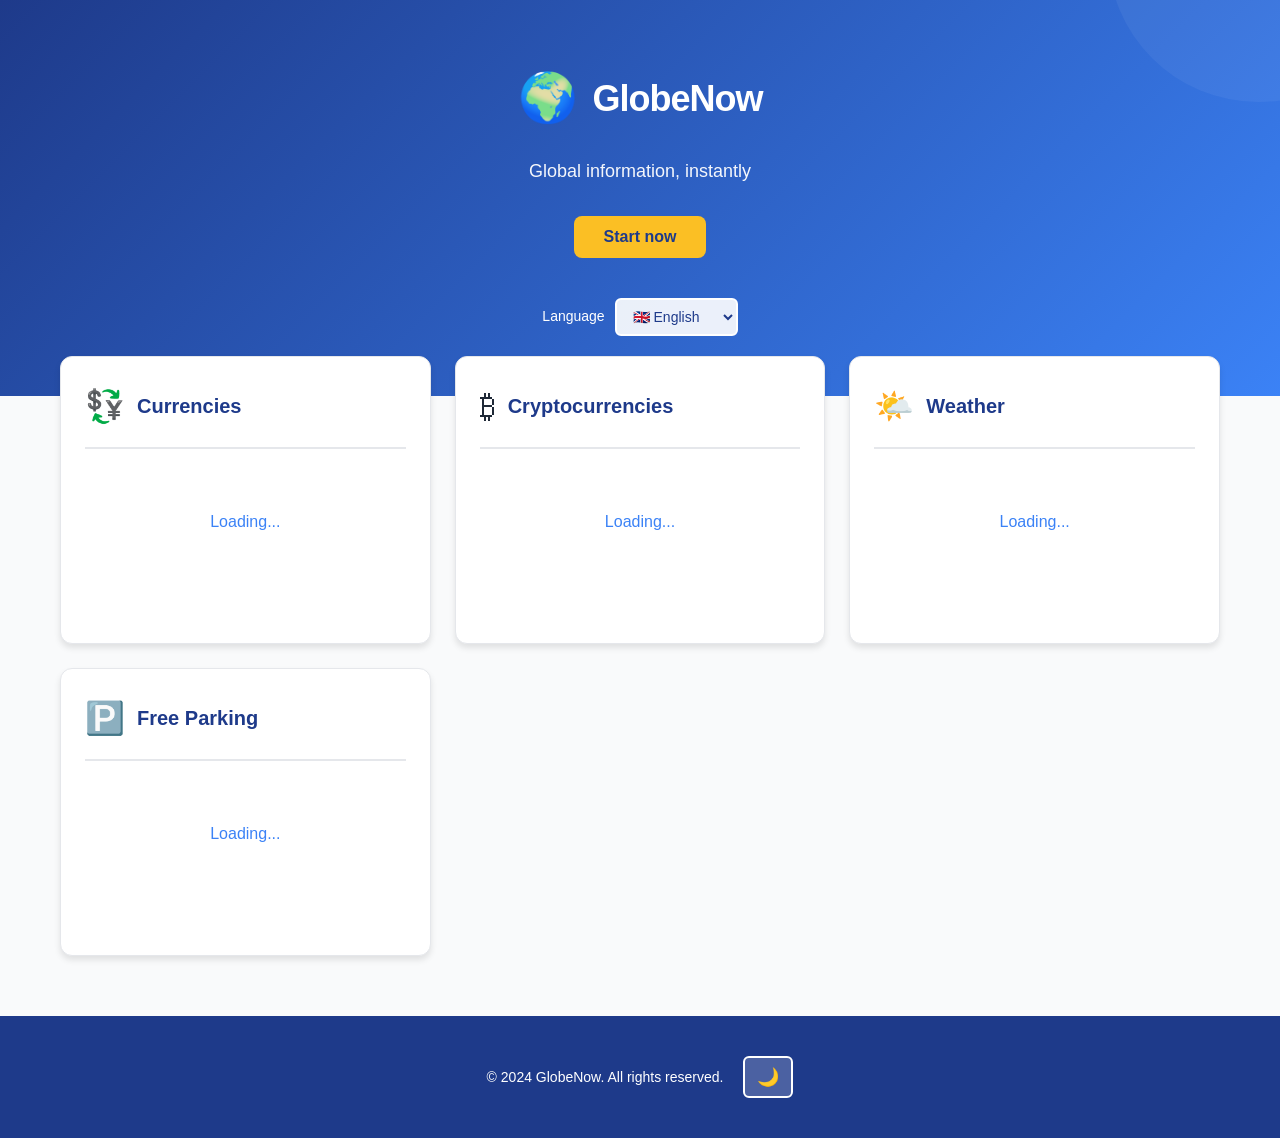
<file: index.html>
<!DOCTYPE html>
<html lang="es">
<head>
  <meta charset="UTF-8">
  <meta name="viewport" content="width=device-width, initial-scale=1.0">
  <title data-i18n="appName">GlobeNow</title>
  <link rel="stylesheet" href="style.css">
</head>
<body>
  <!-- HEADER CON SELECTOR DE IDIOMA -->
  <header class="hero">
    <div class="hero-logo">
      <span class="logo-icon">🌍</span>
      <span class="logo-text" data-i18n="appName">GlobeNow</span>
    </div>

    <p class="hero-slogan" data-i18n="slogan">Información global, al instante</p>

    <button class="hero-btn" data-i18n="start">Empezar ahora</button>

    <div class="lang-selector">
      <label for="language" data-i18n="selectLanguage">Idioma:</label>
      <select id="language">
        <option value="es">🇪🇸 Español</option>
        <option value="en">🇬🇧 English</option>
        <option value="fr">🇫🇷 Français</option>
      </select>
    </div>
  </header>

  <!-- CONTENEDOR PRINCIPAL -->
  <main class="container">
    <!-- TARJETA DIVISAS -->
    <section class="card">
      <div class="card-header">
        <span class="card-icon">💱</span>
        <h2 data-i18n="divisas">Divisas</h2>
      </div>
      <div id="divisas-content" class="card-content">
        <div class="loading" data-i18n="loading">Cargando...</div>
      </div>
    </section>

    <!-- TARJETA CRIPTOMONEDAS -->
    <section class="card">
      <div class="card-header">
        <span class="card-icon">₿</span>
        <h2 data-i18n="crypto">Criptomonedas</h2>
      </div>
      <div id="crypto-content" class="card-content">
        <div class="loading" data-i18n="loading">Cargando...</div>
      </div>
    </section>

    <!-- TARJETA CLIMA -->
    <section class="card">
      <div class="card-header">
        <span class="card-icon">🌤️</span>
        <h2 data-i18n="clima">Clima</h2>
      </div>
      <div id="clima-content" class="card-content">
        <div class="loading" data-i18n="loading">Cargando...</div>
      </div>
    </section>

    <!-- TARJETA PARQUEOS -->
    <section class="card">
      <div class="card-header">
        <span class="card-icon">🅿️</span>
        <h2 data-i18n="parking">Parqueos Gratuitos</h2>
      </div>
      <div id="parking-content" class="card-content">
        <div class="loading" data-i18n="loading">Cargando...</div>
      </div>
    </section>
  </main>

  <!-- FOOTER -->
  <footer class="footer">
    <p data-i18n="footerText">© 2024 GlobeNow. Todos los derechos reservados.</p>
    <button id="dark-mode-toggle" class="dark-mode-btn" title="Toggle Dark Mode">🌙</button>
  </footer>

  <script src="i18n.js"></script>
  <script src="app.js"></script>
</body>
</html>
</file>
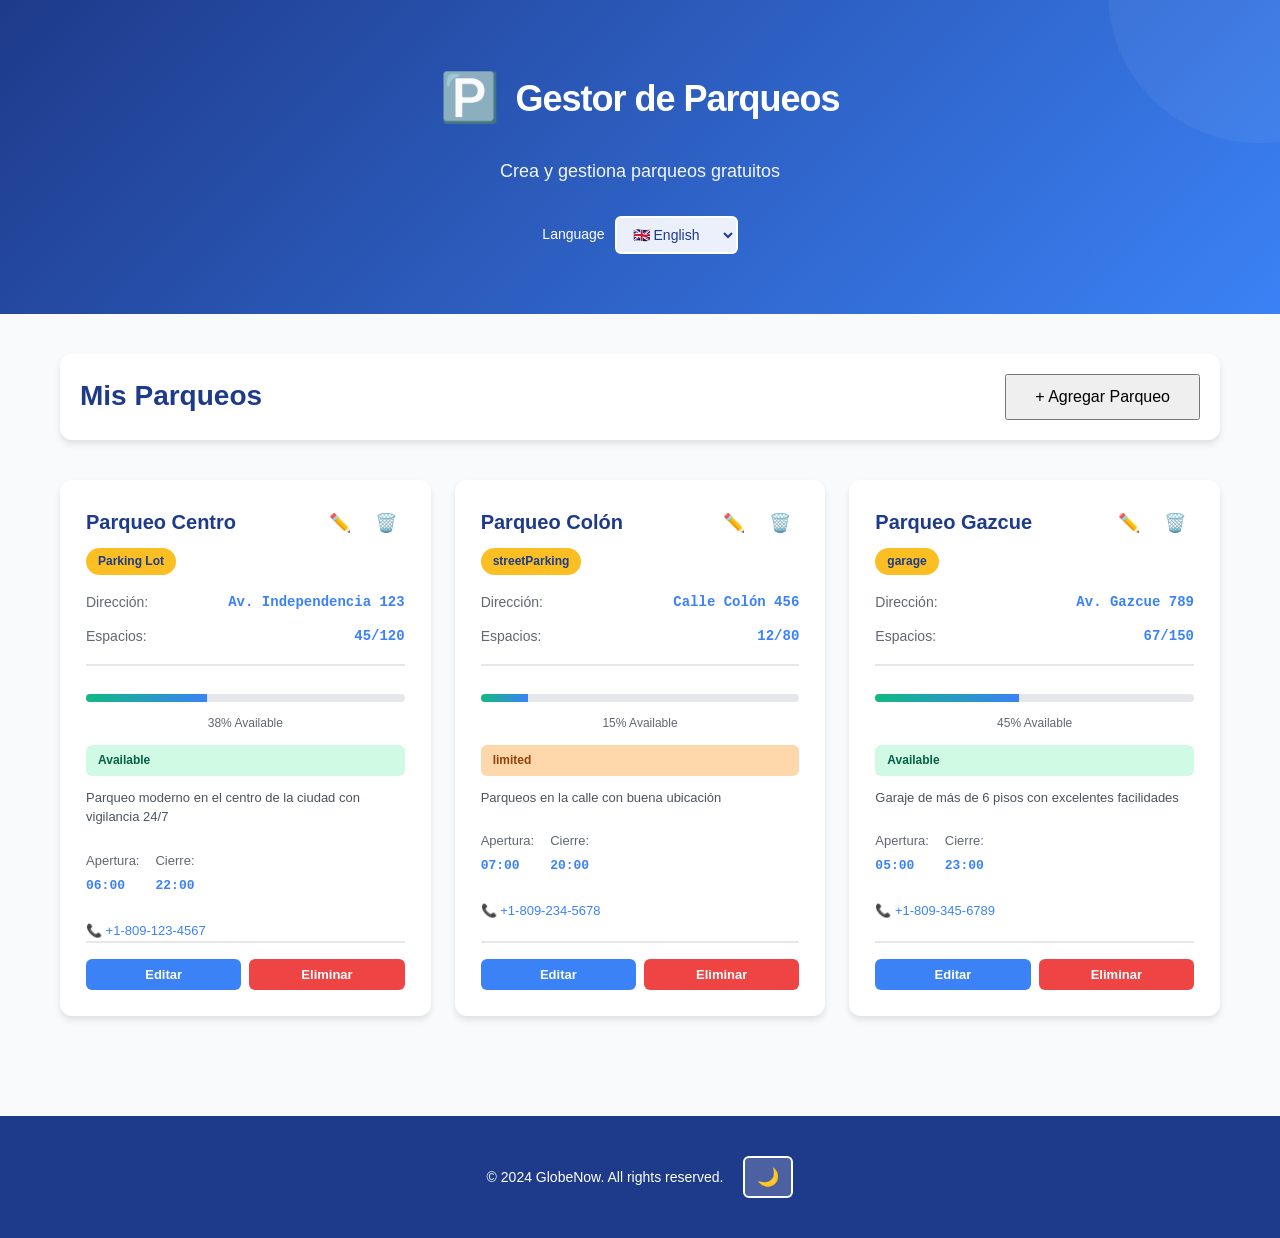
<file: parking-manager.html>
<!DOCTYPE html>
<html lang="es">
<head>
  <meta charset="UTF-8">
  <meta name="viewport" content="width=device-width, initial-scale=1.0">
  <title data-i18n="parkingManager">Gestor de Parqueos</title>
  <link rel="stylesheet" href="style.css">
  <link rel="stylesheet" href="parking-manager.css">
</head>
<body>
  <!-- HEADER CON SELECTOR DE IDIOMA -->
  <header class="hero">
    <div class="hero-logo">
      <span class="logo-icon">🅿️</span>
      <span class="logo-text" data-i18n="parkingManager">Gestor de Parqueos</span>
    </div>

    <p class="hero-slogan" data-i18n="parkingSlogan">Crea y gestiona parqueos gratuitos</p>

    <div class="lang-selector">
      <label for="language" data-i18n="selectLanguage">Idioma:</label>
      <select id="language">
        <option value="es">🇪🇸 Español</option>
        <option value="en">🇬🇧 English</option>
        <option value="fr">🇫🇷 Français</option>
      </select>
    </div>
  </header>

  <!-- CONTENEDOR PRINCIPAL -->
  <main class="parking-container">
    <!-- BOTÓN AGREGAR PARQUEO -->
    <div class="parking-header">
      <h2 data-i18n="myParkings">Mis Parqueos</h2>
      <button id="add-parking-btn" class="btn btn-primary btn-lg" data-i18n="addParking">+ Agregar Parqueo</button>
    </div>

    <!-- MODAL PARA AGREGAR/EDITAR PARQUEO -->
    <div id="parking-modal" class="modal">
      <div class="modal-content">
        <div class="modal-header">
          <h3 id="modal-title" data-i18n="newParking">Nuevo Parqueo</h3>
          <button class="modal-close" id="close-modal">&times;</button>
        </div>

        <form id="parking-form" class="parking-form">
          <!-- Nombre del Parqueo -->
          <div class="form-group">
            <label for="parking-name" data-i18n="parkingName">Nombre del Parqueo</label>
            <input 
              type="text" 
              id="parking-name" 
              required 
              placeholder="Ej: Parqueo Centro"
              data-i18n-placeholder="parkingNamePlaceholder"
            >
            <span class="form-error" id="name-error"></span>
          </div>

          <!-- Dirección -->
          <div class="form-group">
            <label for="parking-address" data-i18n="address">Dirección</label>
            <input 
              type="text" 
              id="parking-address" 
              required
              placeholder="Ej: Av. Independencia 123"
              data-i18n-placeholder="addressPlaceholder"
            >
            <span class="form-error" id="address-error"></span>
          </div>

          <!-- Espacios Totales -->
          <div class="form-row">
            <div class="form-group">
              <label for="parking-total" data-i18n="totalSpaces">Espacios Totales</label>
              <input 
                type="number" 
                id="parking-total" 
                min="1" 
                required
                placeholder="150"
              >
              <span class="form-error" id="total-error"></span>
            </div>

            <!-- Espacios Disponibles -->
            <div class="form-group">
              <label for="parking-available" data-i18n="availableSpaces">Espacios Disponibles</label>
              <input 
                type="number" 
                id="parking-available" 
                min="0" 
                required
                placeholder="45"
              >
              <span class="form-error" id="available-error"></span>
            </div>
          </div>

          <!-- Horario de Apertura -->
          <div class="form-row">
            <div class="form-group">
              <label for="parking-open-time" data-i18n="openingTime">Horario de Apertura</label>
              <input 
                type="time" 
                id="parking-open-time"
              >
            </div>

            <!-- Horario de Cierre -->
            <div class="form-group">
              <label for="parking-close-time" data-i18n="closingTime">Horario de Cierre</label>
              <input 
                type="time" 
                id="parking-close-time"
              >
            </div>
          </div>

          <!-- Tipo de Parqueo -->
          <div class="form-group">
            <label for="parking-type" data-i18n="parkingType">Tipo de Parqueo</label>
            <select id="parking-type">
              <option value="street" data-i18n="streetParking">Calle</option>
              <option value="lot" data-i18n="parkingLot">Lote</option>
              <option value="garage" data-i18n="garage">Garaje</option>
              <option value="valet" data-i18n="valet">Valet</option>
            </select>
          </div>

          <!-- Descripción -->
          <div class="form-group">
            <label for="parking-description" data-i18n="description">Descripción</label>
            <textarea 
              id="parking-description" 
              rows="3"
              placeholder="Información adicional sobre el parqueo..."
              data-i18n-placeholder="descriptionPlaceholder"
            ></textarea>
          </div>

          <!-- Teléfono de Contacto -->
          <div class="form-group">
            <label for="parking-phone" data-i18n="phone">Teléfono de Contacto</label>
            <input 
              type="tel" 
              id="parking-phone"
              placeholder="+1-809-123-4567"
              data-i18n-placeholder="phonePlaceholder"
            >
          </div>

          <!-- Botones de Acción -->
          <div class="form-actions">
            <button type="button" class="btn btn-secondary" id="cancel-btn" data-i18n="cancel">Cancelar</button>
            <button type="submit" class="btn btn-primary" data-i18n="save">Guardar</button>
          </div>
        </form>
      </div>
    </div>

    <!-- GRID DE PARQUEOS -->
    <div id="parkings-grid" class="parkings-grid">
      <!-- Los parqueos se generan dinámicamente aquí -->
    </div>
  </main>

  <!-- FOOTER -->
  <footer class="footer">
    <p data-i18n="footerText">© 2024 GlobeNow. Todos los derechos reservados.</p>
    <button id="dark-mode-toggle" class="dark-mode-btn" title="Toggle Dark Mode">🌙</button>
  </footer>

  <script src="i18n.js"></script>
  <script src="parking-manager.js"></script>
</body>
</html>
</file>
<file: style.css>
/* ===================================
   VARIABLES Y CONFIGURACIÓN GLOBAL
   =================================== */

:root {
  --primary-color: #1e3a8a;
  --secondary-color: #3b82f6;
  --accent-color: #fbbf24;
  --text-color: #1f2937;
  --bg-color: #f9fafb;
  --border-color: #e5e7eb;
  --card-shadow: 0 4px 6px rgba(0, 0, 0, 0.1);
  --transition: all 0.3s ease;
}

body.dark-mode {
  --text-color: #f3f4f6;
  --bg-color: #111827;
  --border-color: #374151;
  --card-shadow: 0 4px 6px rgba(0, 0, 0, 0.3);
}

/* ===================================
   ESTILOS GENERALES
   =================================== */

* {
  margin: 0;
  padding: 0;
  box-sizing: border-box;
}

body {
  font-family: 'Segoe UI', Tahoma, Geneva, Verdana, sans-serif;
  background-color: var(--bg-color);
  color: var(--text-color);
  transition: var(--transition);
  line-height: 1.6;
}

/* ===================================
   HEADER / HERO
   =================================== */

.hero {
  background: linear-gradient(135deg, var(--primary-color) 0%, var(--secondary-color) 100%);
  color: white;
  padding: 60px 20px;
  text-align: center;
  position: relative;
  overflow: hidden;
}

.hero::before {
  content: '';
  position: absolute;
  top: -50%;
  right: -10%;
  width: 300px;
  height: 300px;
  background: rgba(255, 255, 255, 0.05);
  border-radius: 50%;
  animation: float 6s ease-in-out infinite;
}

@keyframes float {
  0%, 100% { transform: translateY(0px); }
  50% { transform: translateY(20px); }
}

.hero-logo {
  display: flex;
  align-items: center;
  justify-content: center;
  gap: 15px;
  margin-bottom: 20px;
  position: relative;
  z-index: 1;
}

.logo-icon {
  font-size: 48px;
}

.logo-text {
  font-size: 36px;
  font-weight: 700;
  letter-spacing: -1px;
}

.hero-slogan {
  font-size: 18px;
  margin-bottom: 30px;
  opacity: 0.95;
  position: relative;
  z-index: 1;
}

.hero-btn {
  background-color: var(--accent-color);
  color: var(--primary-color);
  border: none;
  padding: 12px 30px;
  font-size: 16px;
  font-weight: 600;
  border-radius: 8px;
  cursor: pointer;
  transition: var(--transition);
  margin-bottom: 20px;
  position: relative;
  z-index: 1;
}

.hero-btn:hover {
  transform: translateY(-2px);
  box-shadow: 0 8px 12px rgba(0, 0, 0, 0.2);
}

.hero-btn:active {
  transform: translateY(0);
}

/* ===================================
   SELECTOR DE IDIOMA
   =================================== */

.lang-selector {
  margin-top: 20px;
  display: flex;
  align-items: center;
  justify-content: center;
  gap: 10px;
  position: relative;
  z-index: 1;
}

.lang-selector label {
  font-size: 14px;
  font-weight: 500;
}

.lang-selector select {
  padding: 8px 12px;
  border-radius: 6px;
  border: 2px solid white;
  font-size: 14px;
  font-weight: 500;
  background-color: rgba(255, 255, 255, 0.9);
  color: var(--primary-color);
  cursor: pointer;
  transition: var(--transition);
}

.lang-selector select:hover {
  background-color: white;
  box-shadow: 0 4px 8px rgba(0, 0, 0, 0.15);
}

.lang-selector select:focus {
  outline: none;
  box-shadow: 0 0 0 3px rgba(251, 191, 36, 0.3);
}

/* ===================================
   CONTENEDOR PRINCIPAL
   =================================== */

.container {
  max-width: 1200px;
  margin: -40px auto 40px;
  padding: 0 20px;
  display: grid;
  grid-template-columns: repeat(auto-fit, minmax(280px, 1fr));
  gap: 24px;
  position: relative;
  z-index: 2;
}

/* ===================================
   TARJETAS
   =================================== */

.card {
  background: white;
  border-radius: 12px;
  padding: 24px;
  box-shadow: var(--card-shadow);
  transition: var(--transition);
  border: 1px solid var(--border-color);
}

body.dark-mode .card {
  background-color: #1f2937;
}

.card:hover {
  transform: translateY(-8px);
  box-shadow: 0 12px 24px rgba(0, 0, 0, 0.15);
}

body.dark-mode .card:hover {
  box-shadow: 0 12px 24px rgba(0, 0, 0, 0.4);
}

.card-header {
  display: flex;
  align-items: center;
  gap: 12px;
  margin-bottom: 20px;
  padding-bottom: 15px;
  border-bottom: 2px solid var(--border-color);
}

.card-icon {
  font-size: 32px;
}

.card-header h2 {
  font-size: 20px;
  margin: 0;
  color: var(--primary-color);
}

body.dark-mode .card-header h2 {
  color: var(--secondary-color);
}

.card-content {
  min-height: 150px;
  display: flex;
  flex-direction: column;
  gap: 12px;
}

.loading {
  text-align: center;
  color: var(--secondary-color);
  font-weight: 500;
  padding: 40px 0;
}

/* ===================================
   ITEMS DE DATOS
   =================================== */

.data-item {
  display: flex;
  justify-content: space-between;
  padding: 12px 0;
  border-bottom: 1px solid var(--border-color);
  font-size: 14px;
}

.data-item:last-child {
  border-bottom: none;
}

.data-item-label {
  font-weight: 500;
  color: var(--text-color);
}

.data-item-value {
  color: var(--secondary-color);
  font-weight: 600;
}

.data-item-change.positive {
  color: #10b981;
}

.data-item-change.negative {
  color: #ef4444;
}

/* ===================================
   FOOTER
   =================================== */

.footer {
  background-color: var(--primary-color);
  color: white;
  text-align: center;
  padding: 40px 20px;
  margin-top: 60px;
  position: relative;
  display: flex;
  align-items: center;
  justify-content: center;
  gap: 20px;
}

.footer p {
  margin: 0;
  font-size: 14px;
}

/* ===================================
   BOTÓN DARK MODE
   =================================== */

.dark-mode-btn {
  background: rgba(255, 255, 255, 0.2);
  border: 2px solid white;
  color: white;
  padding: 8px 12px;
  border-radius: 6px;
  cursor: pointer;
  font-size: 18px;
  transition: var(--transition);
}

.dark-mode-btn:hover {
  background: rgba(255, 255, 255, 0.3);
  transform: scale(1.1);
}

body.dark-mode .dark-mode-btn {
  background: rgba(255, 255, 255, 0.1);
}

body.dark-mode .dark-mode-btn:hover {
  background: rgba(255, 255, 255, 0.2);
}

/* ===================================
   RESPONSIVE DESIGN
   =================================== */

@media (max-width: 768px) {
  .hero {
    padding: 40px 20px;
  }

  .logo-icon {
    font-size: 36px;
  }

  .logo-text {
    font-size: 28px;
  }

  .hero-slogan {
    font-size: 16px;
  }

  .container {
    margin: -30px 0 30px;
    grid-template-columns: 1fr;
  }

  .card {
    padding: 20px;
  }

  .footer {
    flex-direction: column;
    gap: 15px;
  }
}

@media (max-width: 480px) {
  .hero {
    padding: 30px 15px;
  }

  .logo-icon {
    font-size: 32px;
  }

  .logo-text {
    font-size: 24px;
  }

  .hero-slogan {
    font-size: 14px;
  }

  .hero-btn {
    padding: 10px 20px;
    font-size: 14px;
  }

  .lang-selector {
    flex-wrap: wrap;
  }

  .lang-selector select {
    padding: 6px 10px;
    font-size: 13px;
  }

  .card-header h2 {
    font-size: 18px;
  }

  .data-item {
    font-size: 13px;
  }
}
</file>
<file: parking-manager.css>
/* ===================================
   ESTILOS DEL GESTOR DE PARQUEOS
   =================================== */

.parking-container {
  max-width: 1200px;
  margin: 0 auto;
  padding: 40px 20px;
}

/* ===================================
   ENCABEZADO DE PARQUEOS
   =================================== */

.parking-header {
  display: flex;
  justify-content: space-between;
  align-items: center;
  margin-bottom: 40px;
  padding: 20px;
  background: white;
  border-radius: 12px;
  box-shadow: 0 4px 6px rgba(0, 0, 0, 0.1);
}

body.dark-mode .parking-header {
  background-color: #1f2937;
}

.parking-header h2 {
  font-size: 28px;
  color: var(--primary-color);
  margin: 0;
}

body.dark-mode .parking-header h2 {
  color: var(--secondary-color);
}

.btn-lg {
  padding: 12px 28px;
  font-size: 16px;
}

/* ===================================
   MODAL
   =================================== */

.modal {
  display: none;
  position: fixed;
  z-index: 1000;
  left: 0;
  top: 0;
  width: 100%;
  height: 100%;
  background-color: rgba(0, 0, 0, 0.5);
  animation: fadeIn 0.3s ease;
}

@keyframes fadeIn {
  from { opacity: 0; }
  to { opacity: 1; }
}

.modal.active {
  display: flex;
  align-items: center;
  justify-content: center;
}

.modal-content {
  background-color: white;
  padding: 32px;
  border-radius: 16px;
  box-shadow: 0 10px 40px rgba(0, 0, 0, 0.3);
  max-width: 600px;
  width: 90%;
  max-height: 90vh;
  overflow-y: auto;
  animation: slideIn 0.3s ease;
}

body.dark-mode .modal-content {
  background-color: #1f2937;
}

@keyframes slideIn {
  from {
    transform: translateY(-50px);
    opacity: 0;
  }
  to {
    transform: translateY(0);
    opacity: 1;
  }
}

.modal-header {
  display: flex;
  justify-content: space-between;
  align-items: center;
  margin-bottom: 24px;
  padding-bottom: 16px;
  border-bottom: 2px solid var(--border-color);
}

.modal-header h3 {
  margin: 0;
  font-size: 22px;
  color: var(--primary-color);
}

body.dark-mode .modal-header h3 {
  color: var(--secondary-color);
}

.modal-close {
  background: none;
  border: none;
  font-size: 28px;
  cursor: pointer;
  color: var(--text-color);
  transition: var(--transition);
}

.modal-close:hover {
  color: #ef4444;
  transform: scale(1.2);
}

/* ===================================
   FORMULARIO
   =================================== */

.parking-form {
  display: flex;
  flex-direction: column;
  gap: 20px;
}

.form-group {
  display: flex;
  flex-direction: column;
  gap: 8px;
}

.form-row {
  display: grid;
  grid-template-columns: 1fr 1fr;
  gap: 16px;
}

.form-group label {
  font-weight: 600;
  color: var(--primary-color);
  font-size: 14px;
}

body.dark-mode .form-group label {
  color: var(--secondary-color);
}

.form-group input,
.form-group textarea,
.form-group select {
  padding: 12px;
  border: 2px solid var(--border-color);
  border-radius: 8px;
  font-size: 14px;
  font-family: inherit;
  background-color: white;
  color: var(--text-color);
  transition: var(--transition);
}

body.dark-mode .form-group input,
body.dark-mode .form-group textarea,
body.dark-mode .form-group select {
  background-color: #374151;
  color: white;
  border-color: #4b5563;
}

.form-group input:focus,
.form-group textarea:focus,
.form-group select:focus {
  outline: none;
  border-color: var(--secondary-color);
  box-shadow: 0 0 0 3px rgba(59, 130, 246, 0.1);
}

.form-group textarea {
  resize: vertical;
  font-family: inherit;
}

.form-error {
  font-size: 12px;
  color: #ef4444;
  display: none;
}

.form-error.show {
  display: block;
}

.form-actions {
  display: flex;
  gap: 12px;
  margin-top: 20px;
  justify-content: flex-end;
}

.form-actions .btn {
  flex: 1;
}

/* ===================================
   GRID DE PARQUEOS
   =================================== */

.parkings-grid {
  display: grid;
  grid-template-columns: repeat(auto-fill, minmax(320px, 1fr));
  gap: 24px;
  min-height: 200px;
}

.empty-state {
  grid-column: 1 / -1;
  text-align: center;
  padding: 80px 20px;
  color: var(--text-color);
  opacity: 0.6;
}

.empty-state-icon {
  font-size: 64px;
  margin-bottom: 16px;
}

.empty-state p {
  margin: 8px 0;
}

/* ===================================
   TARJETA DE PARQUEO
   =================================== */

.parking-card {
  background: white;
  border-radius: 12px;
  padding: 24px;
  box-shadow: 0 4px 6px rgba(0, 0, 0, 0.1);
  display: flex;
  flex-direction: column;
  transition: var(--transition);
  border: 2px solid transparent;
  position: relative;
}

body.dark-mode .parking-card {
  background-color: #1f2937;
}

.parking-card:hover {
  transform: translateY(-8px);
  box-shadow: 0 12px 24px rgba(0, 0, 0, 0.15);
  border-color: var(--secondary-color);
}

body.dark-mode .parking-card:hover {
  box-shadow: 0 12px 24px rgba(0, 0, 0, 0.4);
}

/* ===================================
   ENCABEZADO DE LA TARJETA
   =================================== */

.parking-card-header {
  display: flex;
  justify-content: space-between;
  align-items: flex-start;
  margin-bottom: 16px;
}

.parking-card-title {
  flex: 1;
}

.parking-name {
  font-size: 20px;
  font-weight: 700;
  color: var(--primary-color);
  margin: 0 0 4px 0;
}

body.dark-mode .parking-name {
  color: var(--secondary-color);
}

.parking-type-badge {
  display: inline-block;
  padding: 4px 12px;
  background-color: var(--accent-color);
  color: var(--primary-color);
  border-radius: 20px;
  font-size: 12px;
  font-weight: 600;
  margin-top: 6px;
}

.parking-actions {
  display: flex;
  gap: 8px;
}

.parking-btn {
  background: none;
  border: none;
  font-size: 18px;
  cursor: pointer;
  padding: 6px 8px;
  border-radius: 6px;
  transition: var(--transition);
}

.parking-btn:hover {
  background-color: var(--border-color);
  transform: scale(1.2);
}

body.dark-mode .parking-btn:hover {
  background-color: #374151;
}

/* ===================================
   INFORMACIÓN DE LA TARJETA
   =================================== */

.parking-info {
  display: flex;
  flex-direction: column;
  gap: 12px;
  margin-bottom: 16px;
  padding-bottom: 16px;
  border-bottom: 2px solid var(--border-color);
}

.parking-info-row {
  display: flex;
  justify-content: space-between;
  align-items: center;
  font-size: 14px;
}

.parking-info-label {
  color: var(--text-color);
  opacity: 0.7;
  font-weight: 500;
}

.parking-info-value {
  color: var(--secondary-color);
  font-weight: 600;
  font-family: 'Courier New', monospace;
}

/* ===================================
   BARRA DE DISPONIBILIDAD
   =================================== */

.availability-bar {
  width: 100%;
  height: 8px;
  background-color: var(--border-color);
  border-radius: 4px;
  overflow: hidden;
  margin: 12px 0;
}

.availability-fill {
  height: 100%;
  background: linear-gradient(90deg, #10b981 0%, #3b82f6 100%);
  transition: width 0.3s ease;
}

.availability-text {
  font-size: 12px;
  color: var(--text-color);
  opacity: 0.7;
  text-align: center;
}

/* ===================================
   ESTADO DE DISPONIBILIDAD
   =================================== */

.availability-status {
  display: inline-block;
  padding: 6px 12px;
  border-radius: 6px;
  font-size: 12px;
  font-weight: 600;
  margin-top: 12px;
}

.status-available {
  background-color: #d1fae5;
  color: #065f46;
}

body.dark-mode .status-available {
  background-color: #064e3b;
  color: #a7f3d0;
}

.status-limited {
  background-color: #fed7aa;
  color: #92400e;
}

body.dark-mode .status-limited {
  background-color: #b45309;
  color: #fef3c7;
}

.status-full {
  background-color: #fee2e2;
  color: #991b1b;
}

body.dark-mode .status-full {
  background-color: #7f1d1d;
  color: #fecaca;
}

/* ===================================
   DESCRIPCIÓN
   =================================== */

.parking-description {
  font-size: 13px;
  color: var(--text-color);
  opacity: 0.8;
  margin: 12px 0;
  line-height: 1.5;
}

/* ===================================
   HORARIOS
   =================================== */

.parking-hours {
  display: flex;
  gap: 16px;
  margin: 12px 0;
  font-size: 13px;
}

.hour-item {
  display: flex;
  flex-direction: column;
  gap: 4px;
}

.hour-label {
  color: var(--text-color);
  opacity: 0.7;
  font-weight: 500;
}

.hour-value {
  color: var(--secondary-color);
  font-weight: 600;
  font-family: 'Courier New', monospace;
}

/* ===================================
   CONTACTO
   =================================== */

.parking-contact {
  font-size: 13px;
  color: var(--secondary-color);
  margin-top: 12px;
}

/* ===================================
   BOTONES DE ACCIÓN
   =================================== */

.parking-card-actions {
  display: flex;
  gap: 8px;
  margin-top: auto;
  padding-top: 16px;
  border-top: 2px solid var(--border-color);
}

.btn-small {
  flex: 1;
  padding: 8px 12px;
  font-size: 13px;
}

.btn-edit {
  background-color: var(--secondary-color);
  color: white;
  border: none;
  padding: 8px 16px;
  border-radius: 6px;
  cursor: pointer;
  font-weight: 600;
  transition: var(--transition);
}

.btn-edit:hover {
  background-color: #2563eb;
}

.btn-delete {
  background-color: #ef4444;
  color: white;
  border: none;
  padding: 8px 16px;
  border-radius: 6px;
  cursor: pointer;
  font-weight: 600;
  transition: var(--transition);
}

.btn-delete:hover {
  background-color: #dc2626;
}

/* ===================================
   RESPONSIVE
   =================================== */

@media (max-width: 768px) {
  .parking-container {
    padding: 20px 16px;
  }

  .parking-header {
    flex-direction: column;
    gap: 16px;
    align-items: stretch;
  }

  .parking-header h2 {
    font-size: 24px;
  }

  .parking-header button {
    width: 100%;
  }

  .parkings-grid {
    grid-template-columns: 1fr;
  }

  .form-row {
    grid-template-columns: 1fr;
  }

  .modal-content {
    padding: 20px;
  }

  .form-actions {
    flex-direction: column;
  }

  .form-actions .btn {
    width: 100%;
  }
}

@media (max-width: 480px) {
  .parking-card-header {
    flex-direction: column;
  }

  .parking-actions {
    margin-top: 12px;
  }

  .parking-hours {
    flex-direction: column;
  }

  .parking-card-actions {
    flex-direction: column;
  }

  .btn-small {
    width: 100%;
  }
}
</file>
